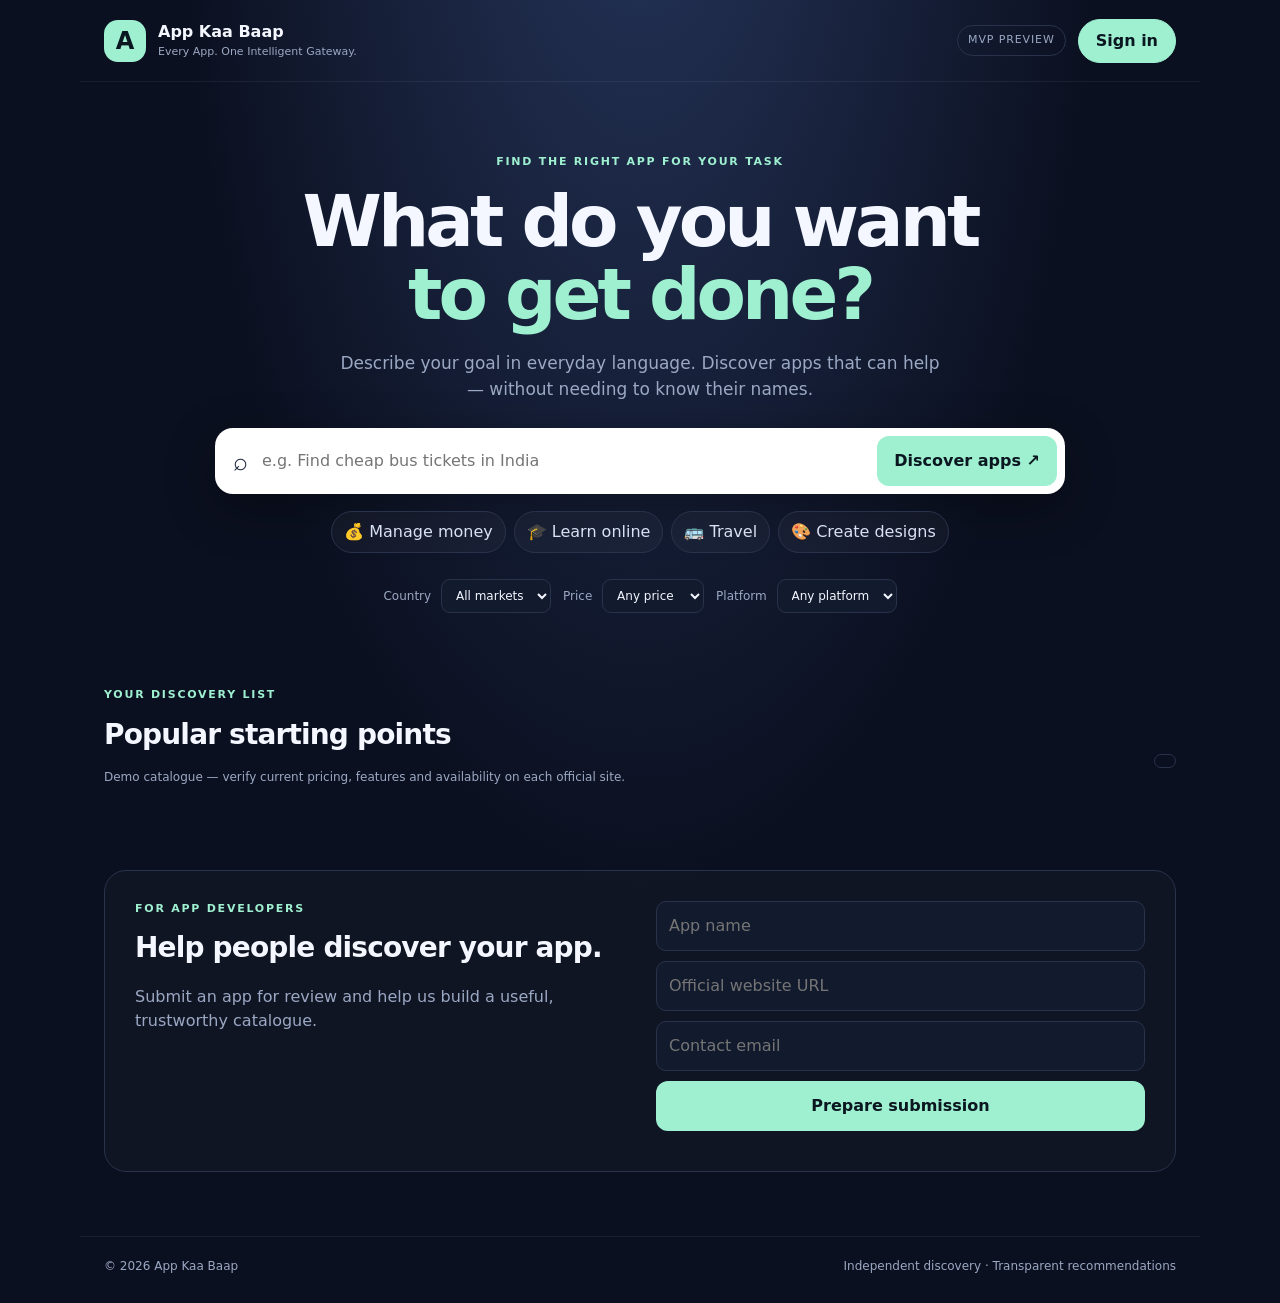
<file: index.html>
<!doctype html>
<html lang="en">
<head>
<meta charset="utf-8"><meta name="viewport" content="width=device-width,initial-scale=1">
<meta name="theme-color" content="#0b1020">
<meta name="description" content="App Kaa Baap helps you discover apps for what you need to do.">
<link rel="manifest" href="/manifest.webmanifest">
<link rel="icon" href="/icons/app-kaa-baap.svg" type="image/svg+xml">
<link rel="apple-touch-icon" href="/icons/app-kaa-baap.svg">
<title>App Kaa Baap — Every App. One Intelligent Gateway.</title>
<link rel="stylesheet" href="styles.css">
</head>
<body>
<header class="top"><a class="brand" href="#"><span class="logo">A</span><span>App Kaa Baap<small>Every App. One Intelligent Gateway.</small></span></a><div class="account-area"><span class="pill">MVP PREVIEW</span><button id="accountButton" class="account-button" type="button">Sign in</button></div></header>
<section id="loginDialog" class="login-overlay" hidden aria-labelledby="loginTitle" aria-modal="true" role="dialog">
  <div class="login-panel">
    <button id="closeLogin" class="close-login" type="button" aria-label="Close sign-in">×</button>
    <div class="login-mark">A</div>
    <p class="eyebrow">WELCOME TO APP KAA BAAP</p>
    <h2 id="loginTitle">One need. One search.</h2>
    <p class="login-copy">Sign in to keep your App Kaa Baap experience connected across visits.</p>
    <button id="googleSignIn" class="google-button" type="button"><span class="google-g" aria-hidden="true">G</span>Continue with Google</button>
    <p id="authMessage" class="auth-message" role="status" aria-live="polite"></p>
    <button id="continueGuest" class="guest-button" type="button">Continue as guest</button>
    <p class="login-privacy">We receive your basic Google profile information. We never ask for or store your Google password.</p>
  </div>
</section>
<main>
<section class="hero">
<p class="eyebrow">FIND THE RIGHT APP FOR YOUR TASK</p>
<h1>What do you want<br><em>to get done?</em></h1>
<p class="sub">Describe your goal in everyday language. Discover apps that can help — without needing to know their names.</p>
<form id="searchForm" class="search"><span>⌕</span><input id="query" aria-label="Describe what you need" placeholder="e.g. Find cheap bus tickets in India" autocomplete="off"><button>Discover apps ↗</button></form>
<div class="chips"><button class="chip" data-query="Manage my personal finances">💰 Manage money</button><button class="chip" data-query="Learn a new skill online">🎓 Learn online</button><button class="chip" data-query="Book a bus ticket in India">🚌 Travel</button><button class="chip" data-query="Design social media graphics">🎨 Create designs</button></div>
<div class="filters"><label>Country <select id="country"><option value="All">All markets</option><option>India</option><option>USA</option></select></label><label>Price <select id="price"><option value="All">Any price</option><option>Free</option><option>Freemium</option><option>Paid</option></select></label><label>Platform <select id="platform"><option value="All">Any platform</option><option>Web</option><option>Android</option><option>iOS</option></select></label></div>
</section>
<section class="results"><div class="results-head"><div><p class="eyebrow">YOUR DISCOVERY LIST</p><h2 id="resultTitle">Popular starting points</h2></div><span id="count" class="count"></span></div><p id="notice" class="notice">Demo catalogue — verify current pricing, features and availability on each official site.</p><div id="cards" class="cards"></div>
</section>
<section class="developer"><div><p class="eyebrow">FOR APP DEVELOPERS</p><h2>Help people discover your app.</h2><p>Submit an app for review and help us build a useful, trustworthy catalogue.</p></div><form id="devForm"><input required placeholder="App name" aria-label="App name"><input required type="url" placeholder="Official website URL" aria-label="Official website URL"><input required type="email" placeholder="Contact email" aria-label="Contact email"><button type="submit">Prepare submission</button><p id="devMsg" class="formmsg" role="status"></p></form></section>
</main><footer><span>© 2026 App Kaa Baap</span><span>Independent discovery · Transparent recommendations</span></footer>
<script src="auth-config.js"></script><script src="apps.js"></script><script src="app.js"></script><script type="module" src="auth.js"></script>
<script>
if ("serviceWorker" in navigator) {
  window.addEventListener("load", () => {
    navigator.serviceWorker.register("/sw.js").catch(error => console.warn("PWA service worker registration failed:", error));
  });
}
</script>
</body></html>
</file>
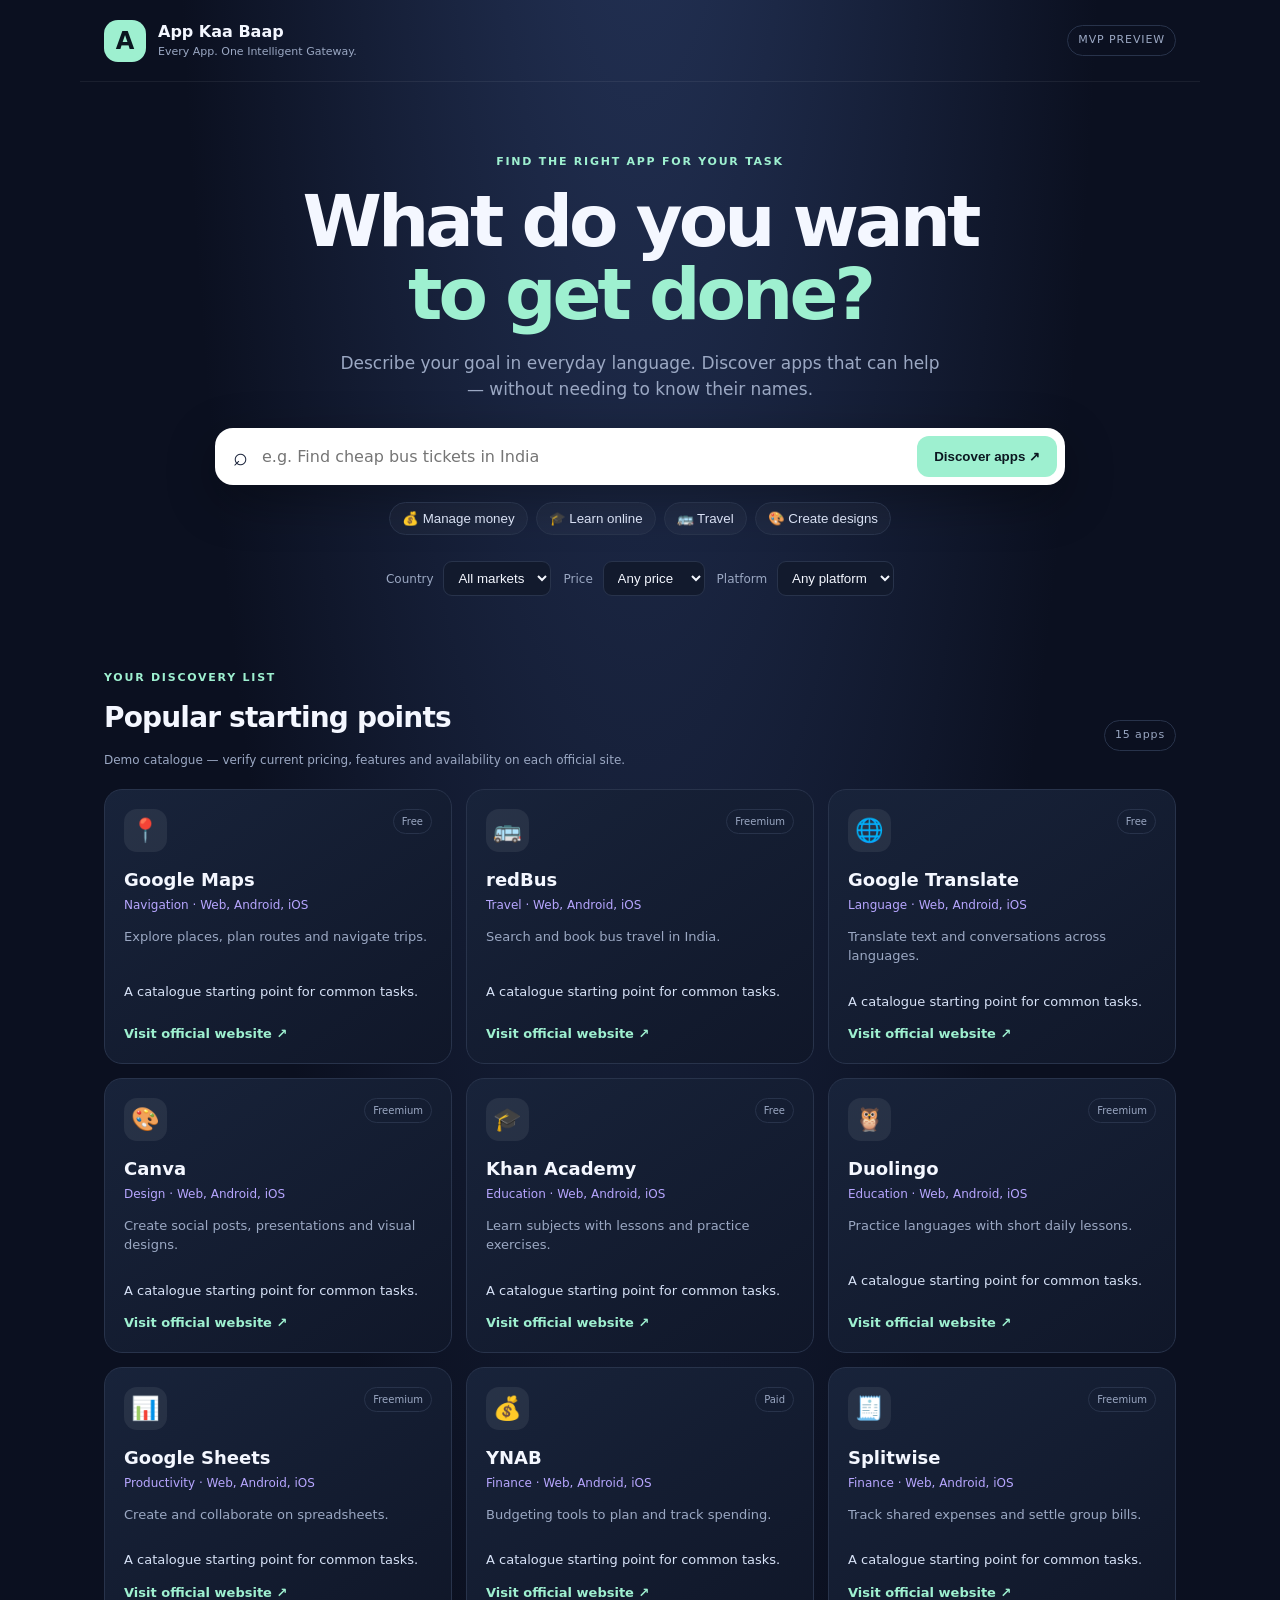
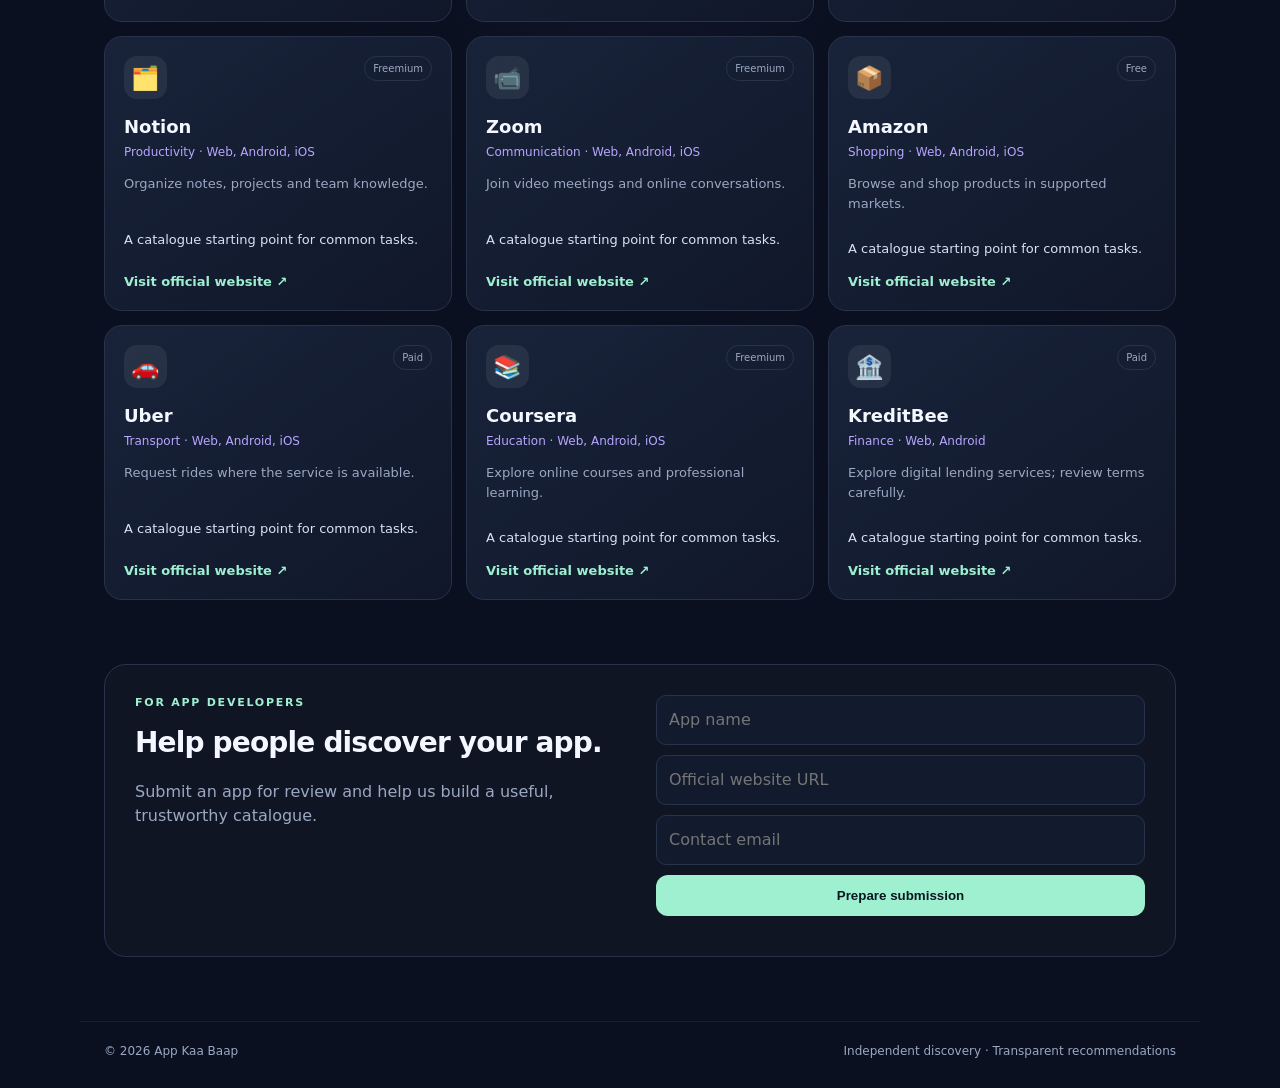
<file: app-kaa-baap-mvp/index.html>
<!doctype html>
<html lang="en">
<head>
<meta charset="utf-8"><meta name="viewport" content="width=device-width,initial-scale=1">
<meta name="description" content="App Kaa Baap helps you discover apps for what you need to do.">
<title>App Kaa Baap — Every App. One Intelligent Gateway.</title>
<link rel="stylesheet" href="styles.css">
</head>
<body>
<header class="top"><a class="brand" href="#"><span class="logo">A</span><span>App Kaa Baap<small>Every App. One Intelligent Gateway.</small></span></a><span class="pill">MVP PREVIEW</span></header>
<main>
<section class="hero">
<p class="eyebrow">FIND THE RIGHT APP FOR YOUR TASK</p>
<h1>What do you want<br><em>to get done?</em></h1>
<p class="sub">Describe your goal in everyday language. Discover apps that can help — without needing to know their names.</p>
<form id="searchForm" class="search"><span>⌕</span><input id="query" aria-label="Describe what you need" placeholder="e.g. Find cheap bus tickets in India" autocomplete="off"><button>Discover apps ↗</button></form>
<div class="chips"><button class="chip" data-query="Manage my personal finances">💰 Manage money</button><button class="chip" data-query="Learn a new skill online">🎓 Learn online</button><button class="chip" data-query="Book a bus ticket in India">🚌 Travel</button><button class="chip" data-query="Design social media graphics">🎨 Create designs</button></div>
<div class="filters"><label>Country <select id="country"><option value="All">All markets</option><option>India</option><option>USA</option></select></label><label>Price <select id="price"><option value="All">Any price</option><option>Free</option><option>Freemium</option><option>Paid</option></select></label><label>Platform <select id="platform"><option value="All">Any platform</option><option>Web</option><option>Android</option><option>iOS</option></select></label></div>
</section>
<section class="results"><div class="results-head"><div><p class="eyebrow">YOUR DISCOVERY LIST</p><h2 id="resultTitle">Popular starting points</h2></div><span id="count" class="count"></span></div><p id="notice" class="notice">Demo catalogue — verify current pricing, features and availability on each official site.</p><div id="cards" class="cards"></div>
</section>
<section class="developer"><div><p class="eyebrow">FOR APP DEVELOPERS</p><h2>Help people discover your app.</h2><p>Submit an app for review and help us build a useful, trustworthy catalogue.</p></div><form id="devForm"><input required placeholder="App name" aria-label="App name"><input required type="url" placeholder="Official website URL" aria-label="Official website URL"><input required type="email" placeholder="Contact email" aria-label="Contact email"><button type="submit">Prepare submission</button><p id="devMsg" class="formmsg" role="status"></p></form></section>
</main><footer><span>© 2026 App Kaa Baap</span><span>Independent discovery · Transparent recommendations</span></footer>
<script src="apps.js"></script><script src="app.js"></script>
</body></html>
</file>
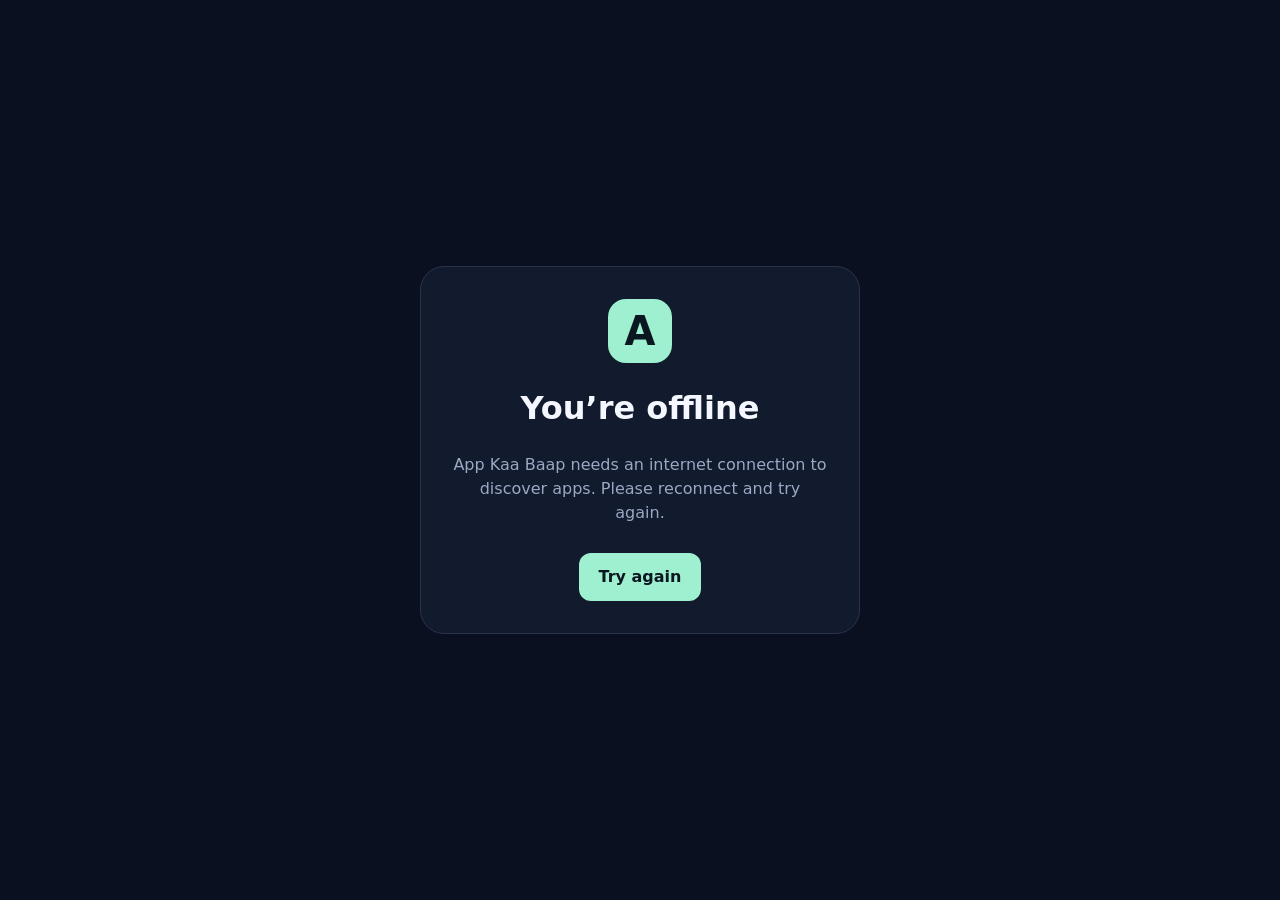
<file: offline.html>
<!doctype html>
<html lang="en">
<head>
<meta charset="utf-8">
<meta name="viewport" content="width=device-width,initial-scale=1">
<meta name="theme-color" content="#0b1020">
<title>App Kaa Baap — Offline</title>
<style>
:root{color-scheme:dark}*{box-sizing:border-box}body{margin:0;min-height:100vh;display:grid;place-items:center;padding:24px;background:#0b1020;color:#f4f7ff;font:16px/1.5 system-ui,sans-serif;text-align:center}.panel{max-width:440px;padding:32px;border:1px solid #28334b;border-radius:24px;background:#121a2d}.mark{display:grid;place-items:center;width:64px;height:64px;margin:0 auto 18px;border-radius:18px;background:#9ef0d0;color:#0b1720;font-size:40px;font-weight:900}p{color:#9ba8c3}a{display:inline-block;margin-top:12px;padding:12px 20px;border-radius:12px;background:#9ef0d0;color:#0b1720;text-decoration:none;font-weight:800}
</style>
</head>
<body><main class="panel"><div class="mark">A</div><h1>You’re offline</h1><p>App Kaa Baap needs an internet connection to discover apps. Please reconnect and try again.</p><a href="/">Try again</a></main></body>
</html>
</file>
<file: styles.css>
:root{color-scheme:dark;--bg:#0b1020;--panel:#121a2d;--muted:#9ba8c3;--text:#f4f7ff;--line:#28334b;--accent:#9ef0d0;--accent2:#b7a6ff}*{box-sizing:border-box}body{margin:0;background:radial-gradient(ellipse at 50% -20%,#26365c 0,transparent 52%),var(--bg);color:var(--text);font:16px/1.5 Inter,ui-sans-serif,system-ui,-apple-system,sans-serif}.top,main,footer{max-width:1120px;margin:auto;padding-left:24px;padding-right:24px}.top{height:82px;display:flex;align-items:center;justify-content:space-between;border-bottom:1px solid #ffffff10}.brand{display:flex;gap:12px;align-items:center;text-decoration:none;color:inherit;font-weight:750}.brand small{display:block;color:var(--muted);font-size:11px;font-weight:500}.logo{display:grid;place-items:center;width:42px;height:42px;border-radius:14px;background:var(--accent);color:#0b1720;font-size:24px;font-weight:900}.pill,.count{border:1px solid var(--line);border-radius:999px;padding:6px 10px;color:var(--muted);font-size:11px;letter-spacing:.08em}.hero{text-align:center;padding:72px 0 46px;max-width:850px;margin:auto}.eyebrow{color:var(--accent);font-size:11px;font-weight:800;letter-spacing:.16em;margin:0 0 10px}h1{font-size:clamp(42px,7vw,72px);line-height:1.02;letter-spacing:-.055em;margin:14px 0}h1 em{font-style:normal;color:var(--accent)}.sub{max-width:610px;margin:20px auto 26px;color:var(--muted);font-size:17px}.search{display:flex;align-items:center;gap:12px;background:#fff;color:#192239;padding:8px 8px 8px 18px;border-radius:18px;box-shadow:0 15px 50px #0005}.search span{font-size:25px}.search input{border:0;outline:0;min-width:0;flex:1;font:inherit;background:transparent;color:#192239}.search button,.developer button{border:0;border-radius:12px;padding:13px 17px;background:var(--accent);color:#0b1720;font-weight:800;cursor:pointer}.chips{display:flex;justify-content:center;flex-wrap:wrap;gap:8px;margin:17px 0 26px}.chip{background:#ffffff08;color:#d9e1f4;border:1px solid var(--line);border-radius:999px;padding:8px 12px;cursor:pointer}.filters{display:flex;justify-content:center;gap:12px;flex-wrap:wrap}.filters label{font-size:12px;color:var(--muted)}select{margin-left:6px;padding:8px 10px;border-radius:9px;background:var(--panel);border:1px solid var(--line);color:var(--text)}.results{padding:28px 0 64px}.results-head{display:flex;align-items:end;justify-content:space-between}.results h2,.developer h2{font-size:28px;letter-spacing:-.03em;margin:0 0 12px}.notice{font-size:12px;color:var(--muted);margin:0 0 20px}.cards{display:grid;grid-template-columns:repeat(3,minmax(0,1fr));gap:14px}.card{background:linear-gradient(145deg,#18233a,#101729);border:1px solid var(--line);border-radius:18px;padding:19px;display:flex;flex-direction:column;min-height:230px}.card-top{display:flex;justify-content:space-between;gap:10px}.appicon{width:43px;height:43px;border-radius:13px;background:#ffffff12;display:grid;place-items:center;font-size:23px}.tag{font-size:10px;border:1px solid var(--line);color:var(--muted);border-radius:999px;padding:4px 8px;height:max-content}.card h3{margin:14px 0 3px;font-size:18px}.meta{color:var(--accent2);font-size:12px}.card p{color:var(--muted);font-size:13px;flex:1}.reason{color:#d7e2f7!important}.pricing-note{font-size:12px!important;color:#e3d9a9!important;margin:0 0 8px}.evidence{font-size:11px!important;color:var(--muted)!important;border-top:1px solid var(--line);padding-top:9px;margin-top:auto}.access-links{display:flex;flex-wrap:wrap;gap:12px}.card a{color:var(--accent);text-decoration:none;font-size:13px;font-weight:750}.empty{grid-column:1/-1;color:var(--muted);padding:30px;border:1px dashed var(--line);border-radius:16px}.developer{display:grid;grid-template-columns:1fr 1fr;gap:32px;padding:30px;border:1px solid var(--line);border-radius:22px;background:#ffffff05;margin-bottom:64px}.developer p:not(.eyebrow){color:var(--muted)}#devForm{display:grid;gap:10px}#devForm input{width:100%;background:var(--panel);border:1px solid var(--line);border-radius:10px;padding:12px;color:var(--text);font:inherit}.formmsg{font-size:12px!important;margin:0}footer{border-top:1px solid #ffffff10;padding-top:20px;padding-bottom:28px;display:flex;justify-content:space-between;gap:12px;color:var(--muted);font-size:12px}@media(max-width:760px){.cards{grid-template-columns:repeat(2,minmax(0,1fr))}.developer{grid-template-columns:1fr}.hero{padding-top:50px}.search{flex-wrap:wrap}.search input{flex-basis:65%}.search button{width:100%}}@media(max-width:480px){.cards{grid-template-columns:1fr}.top,main,footer{padding-left:16px;padding-right:16px}.pill{font-size:9px}.results h2{font-size:24px}footer{flex-direction:column}}
.account-area{display:flex;align-items:center;gap:12px}.account-button{border:1px solid var(--accent);border-radius:999px;background:var(--accent);color:#0b1720;padding:9px 17px;font-weight:800;cursor:pointer;max-width:220px;overflow:hidden;text-overflow:ellipsis;white-space:nowrap}.account-button.signed-in{background:#ffffff0b;color:var(--text);border-color:var(--line)}.login-overlay{position:fixed;inset:0;z-index:20;background:#050916d9;display:grid;place-items:center;padding:18px;backdrop-filter:blur(8px)}.login-overlay[hidden]{display:none}.login-panel{position:relative;width:min(100%,420px);padding:36px 28px 26px;border:1px solid var(--line);border-radius:24px;background:linear-gradient(145deg,#1b2944,#101729);text-align:center;box-shadow:0 24px 90px #0009}.close-login{position:absolute;right:14px;top:10px;border:0;background:transparent;color:var(--muted);font-size:28px;cursor:pointer}.login-mark{width:54px;height:54px;margin:0 auto 18px;display:grid;place-items:center;border-radius:17px;background:var(--accent);color:#0b1720;font-size:30px;font-weight:900}.login-panel h2{font-size:27px;letter-spacing:-.04em;margin:5px 0 8px}.login-copy{color:var(--muted);font-size:14px;margin:0 auto 22px}.google-button{width:100%;display:flex;justify-content:center;align-items:center;gap:12px;padding:13px 16px;border-radius:12px;border:1px solid #d7dce5;background:#fff;color:#202633;font-weight:750;font-size:15px;cursor:pointer}.google-g{font-size:21px;font-weight:900;background:conic-gradient(from -45deg,#4285f4 0 25%,#34a853 25% 50%,#fbbc05 50% 75%,#ea4335 75%);background-clip:text;-webkit-background-clip:text;color:transparent}.guest-button{margin-top:12px;border:0;background:transparent;color:var(--accent);font-weight:750;cursor:pointer;padding:10px}.auth-message{min-height:18px;margin:10px 0 0;color:#ffd58a;font-size:12px}.login-privacy{font-size:11px;color:var(--muted);line-height:1.5;margin:12px 0 0}
@media(max-width:480px){.top{gap:8px}.account-area{gap:6px}.account-area .pill{display:none}.account-button{padding:8px 12px;font-size:12px}.login-panel{padding:34px 20px 22px}}


/* Android and narrow-screen layout refinements */
html{width:100%;min-width:0;overflow-x:hidden;-webkit-text-size-adjust:100%;text-size-adjust:100%;scroll-padding-top:16px}
body{width:100%;min-width:0;overflow-x:hidden}
img,svg,video,canvas{max-width:100%;height:auto}
button,input,select,textarea{font:inherit;max-width:100%}
button,select,a{-webkit-tap-highlight-color:transparent}
button,select{touch-action:manipulation}
main>*{min-width:0}
@media(max-width:600px){
  .top{height:auto;min-height:72px;padding-top:10px;padding-bottom:10px;gap:10px;align-items:center}
  .brand{min-width:0;gap:9px;font-size:14px;line-height:1.2}
  .brand>span:last-child{min-width:0}
  .brand small{font-size:10px;white-space:normal}
  .logo{flex:0 0 38px;width:38px;height:38px;border-radius:12px}
  .account-area{flex:0 0 auto;min-width:0}
  .account-button{max-width:clamp(104px,38vw,180px);font-size:12px}
  .hero{width:100%;padding:38px 0 30px}
  h1{font-size:clamp(36px,10vw,52px);line-height:1.06;overflow-wrap:anywhere}
  .sub{font-size:15px;padding:0 4px}
  .search{width:100%;display:grid;grid-template-columns:24px minmax(0,1fr);gap:8px;padding:12px;border-radius:15px;text-align:left}
  .search span{grid-column:1;grid-row:1;align-self:center}
  .search input{grid-column:2;grid-row:1;width:100%;min-width:0;flex:none;font-size:16px;padding:8px 2px}
  .search button{grid-column:1/-1;width:100%;min-height:46px;margin-top:2px}
  .chips{justify-content:flex-start;gap:7px}
  .chip{font-size:12px;padding:8px 10px}
  .filters{display:grid;grid-template-columns:1fr;gap:9px;text-align:left}
  .filters label{display:grid;grid-template-columns:82px minmax(0,1fr);align-items:center;gap:8px;font-size:13px}
  .filters select{width:100%;min-width:0;margin:0;min-height:42px}
  .results{padding:20px 0 42px}
  .results-head{align-items:flex-start;gap:8px;flex-wrap:wrap}
  .results h2,.developer h2{font-size:23px;overflow-wrap:anywhere}
  .count{white-space:nowrap}
  .cards{grid-template-columns:minmax(0,1fr);gap:12px}
  .card{min-width:0;padding:16px;min-height:0}
  .card h3,.card p,.meta,.evidence{overflow-wrap:anywhere}
  .access-links{gap:10px}
  .access-links a{display:inline-flex;align-items:center;min-height:40px;padding:5px 0}
  .developer{padding:19px;gap:18px;margin-bottom:38px}
  #devForm input{min-width:0;font-size:16px}
  footer{padding-top:16px;padding-bottom:calc(22px + env(safe-area-inset-bottom))}
  .login-overlay{padding:14px;overflow-y:auto}
  .login-panel{width:100%;max-width:420px;max-height:calc(100dvh - 28px);overflow-y:auto;padding:32px 20px 22px}
}
@media(max-width:360px){
  .top,main,footer{padding-left:12px;padding-right:12px}
  .brand{font-size:13px}
  .brand small{font-size:9px}
  .account-button{max-width:112px;padding:7px 9px;font-size:11px}
  .hero{padding-top:30px}
  h1{font-size:35px}
  .card{padding:14px}
}
</file>
<file: app-kaa-baap-mvp/styles.css>
:root{color-scheme:dark;--bg:#0b1020;--panel:#121a2d;--muted:#9ba8c3;--text:#f4f7ff;--line:#28334b;--accent:#9ef0d0;--accent2:#b7a6ff}*{box-sizing:border-box}body{margin:0;background:radial-gradient(ellipse at 50% -20%,#26365c 0,transparent 52%),var(--bg);color:var(--text);font:16px/1.5 Inter,ui-sans-serif,system-ui,-apple-system,sans-serif}.top,main,footer{max-width:1120px;margin:auto;padding-left:24px;padding-right:24px}.top{height:82px;display:flex;align-items:center;justify-content:space-between;border-bottom:1px solid #ffffff10}.brand{display:flex;gap:12px;align-items:center;text-decoration:none;color:inherit;font-weight:750}.brand small{display:block;color:var(--muted);font-size:11px;font-weight:500}.logo{display:grid;place-items:center;width:42px;height:42px;border-radius:14px;background:var(--accent);color:#0b1720;font-size:24px;font-weight:900}.pill,.count{border:1px solid var(--line);border-radius:999px;padding:6px 10px;color:var(--muted);font-size:11px;letter-spacing:.08em}.hero{text-align:center;padding:72px 0 46px;max-width:850px;margin:auto}.eyebrow{color:var(--accent);font-size:11px;font-weight:800;letter-spacing:.16em;margin:0 0 10px}h1{font-size:clamp(42px,7vw,72px);line-height:1.02;letter-spacing:-.055em;margin:14px 0}h1 em{font-style:normal;color:var(--accent)}.sub{max-width:610px;margin:20px auto 26px;color:var(--muted);font-size:17px}.search{display:flex;align-items:center;gap:12px;background:#fff;color:#192239;padding:8px 8px 8px 18px;border-radius:18px;box-shadow:0 15px 50px #0005}.search span{font-size:25px}.search input{border:0;outline:0;min-width:0;flex:1;font:inherit;background:transparent;color:#192239}.search button,.developer button{border:0;border-radius:12px;padding:13px 17px;background:var(--accent);color:#0b1720;font-weight:800;cursor:pointer}.chips{display:flex;justify-content:center;flex-wrap:wrap;gap:8px;margin:17px 0 26px}.chip{background:#ffffff08;color:#d9e1f4;border:1px solid var(--line);border-radius:999px;padding:8px 12px;cursor:pointer}.filters{display:flex;justify-content:center;gap:12px;flex-wrap:wrap}.filters label{font-size:12px;color:var(--muted)}select{margin-left:6px;padding:8px 10px;border-radius:9px;background:var(--panel);border:1px solid var(--line);color:var(--text)}.results{padding:28px 0 64px}.results-head{display:flex;align-items:end;justify-content:space-between}.results h2,.developer h2{font-size:28px;letter-spacing:-.03em;margin:0 0 12px}.notice{font-size:12px;color:var(--muted);margin:0 0 20px}.cards{display:grid;grid-template-columns:repeat(3,minmax(0,1fr));gap:14px}.card{background:linear-gradient(145deg,#18233a,#101729);border:1px solid var(--line);border-radius:18px;padding:19px;display:flex;flex-direction:column;min-height:230px}.card-top{display:flex;justify-content:space-between;gap:10px}.appicon{width:43px;height:43px;border-radius:13px;background:#ffffff12;display:grid;place-items:center;font-size:23px}.tag{font-size:10px;border:1px solid var(--line);color:var(--muted);border-radius:999px;padding:4px 8px;height:max-content}.card h3{margin:14px 0 3px;font-size:18px}.meta{color:var(--accent2);font-size:12px}.card p{color:var(--muted);font-size:13px;flex:1}.reason{color:#d7e2f7!important}.card a{color:var(--accent);text-decoration:none;font-size:13px;font-weight:750}.empty{grid-column:1/-1;color:var(--muted);padding:30px;border:1px dashed var(--line);border-radius:16px}.developer{display:grid;grid-template-columns:1fr 1fr;gap:32px;padding:30px;border:1px solid var(--line);border-radius:22px;background:#ffffff05;margin-bottom:64px}.developer p:not(.eyebrow){color:var(--muted)}#devForm{display:grid;gap:10px}#devForm input{width:100%;background:var(--panel);border:1px solid var(--line);border-radius:10px;padding:12px;color:var(--text);font:inherit}.formmsg{font-size:12px!important;margin:0}footer{border-top:1px solid #ffffff10;padding-top:20px;padding-bottom:28px;display:flex;justify-content:space-between;gap:12px;color:var(--muted);font-size:12px}@media(max-width:760px){.cards{grid-template-columns:repeat(2,minmax(0,1fr))}.developer{grid-template-columns:1fr}.hero{padding-top:50px}.search{flex-wrap:wrap}.search input{flex-basis:65%}.search button{width:100%}}@media(max-width:480px){.cards{grid-template-columns:1fr}.top,main,footer{padding-left:16px;padding-right:16px}.pill{font-size:9px}.results h2{font-size:24px}footer{flex-direction:column}}
</file>
